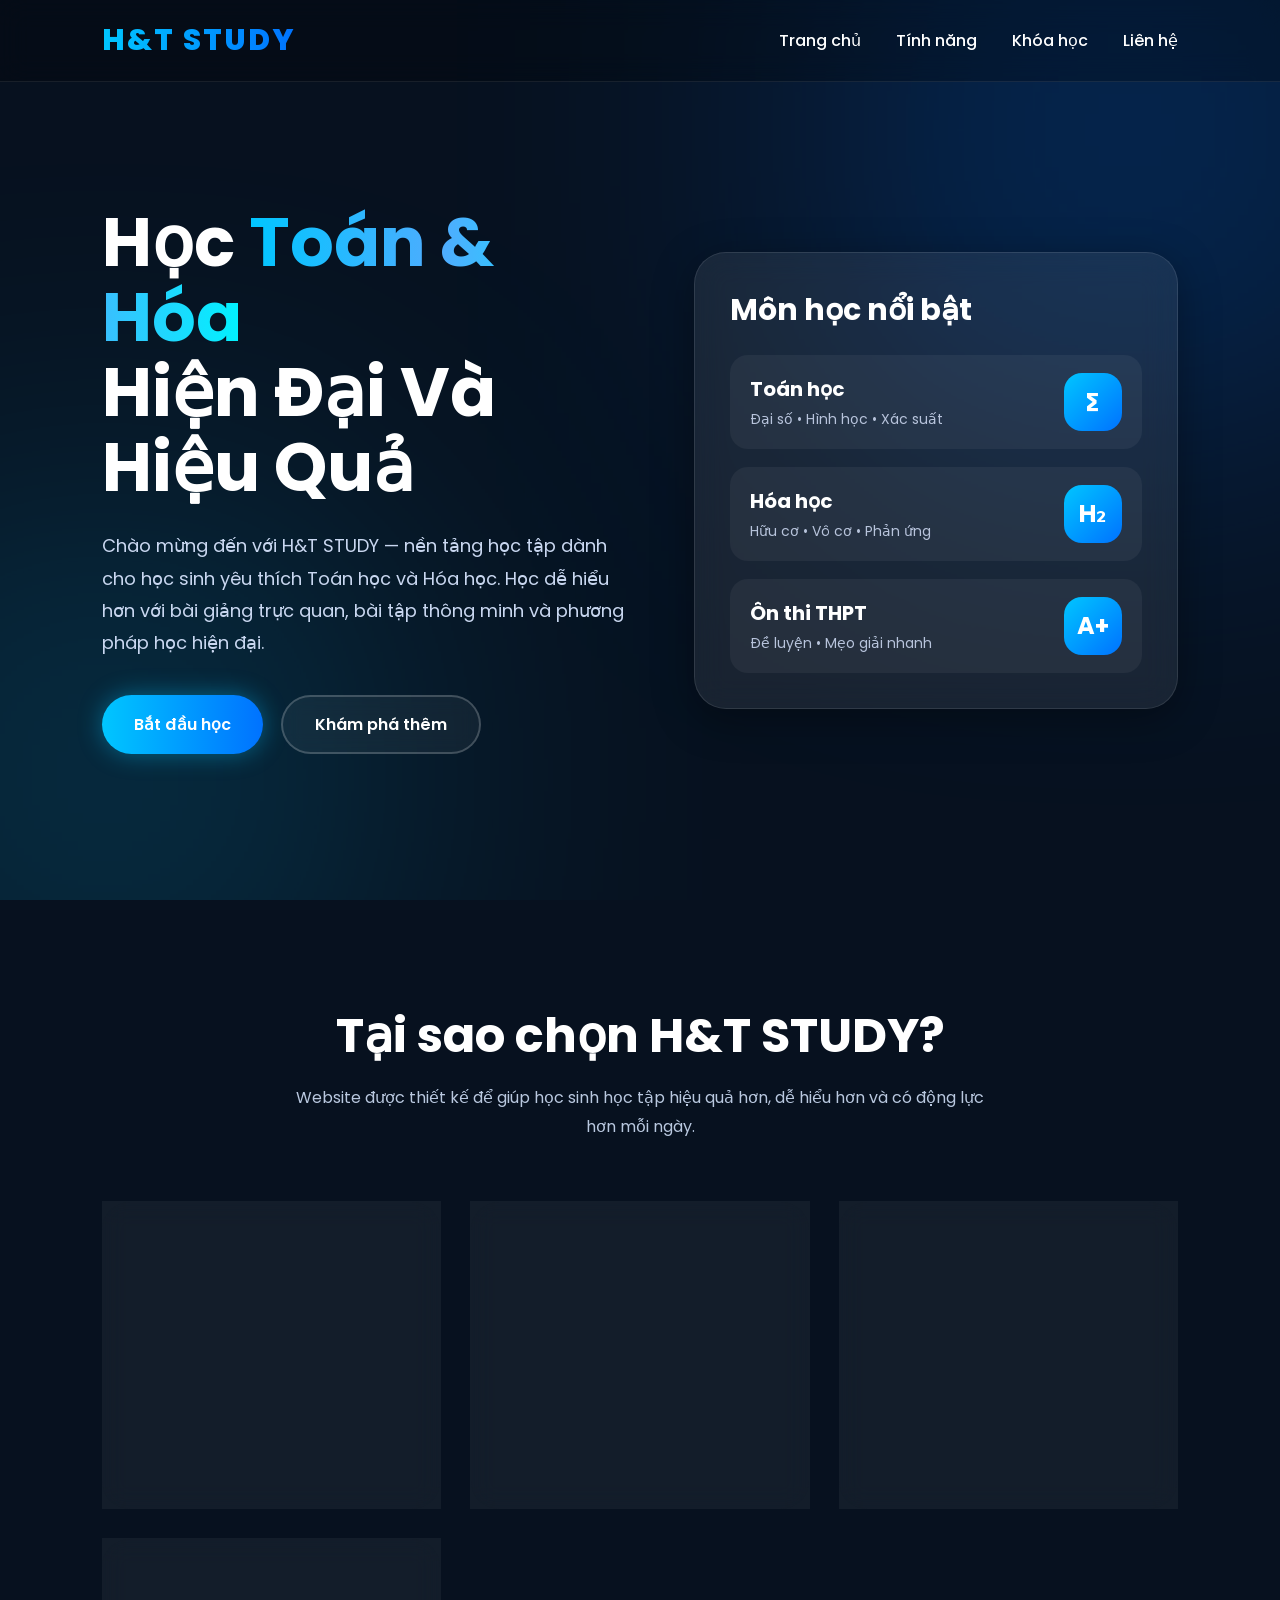
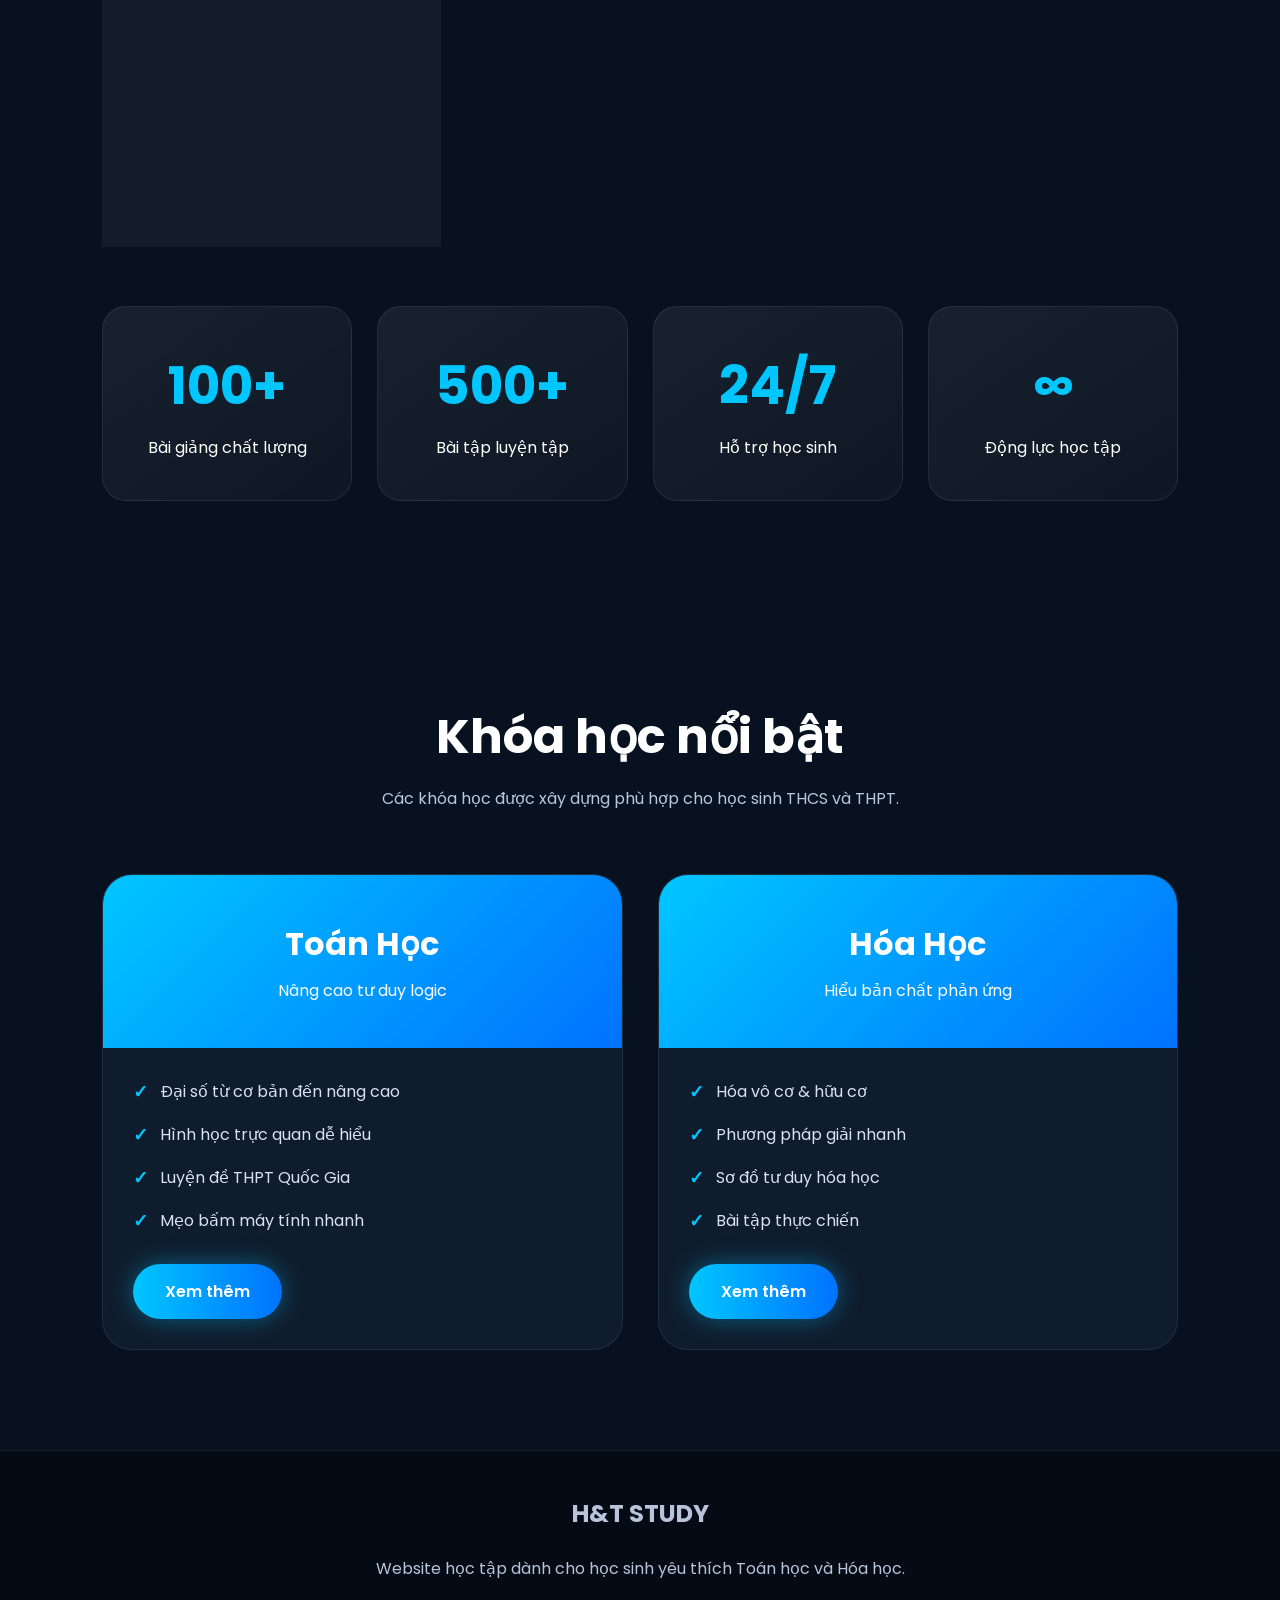
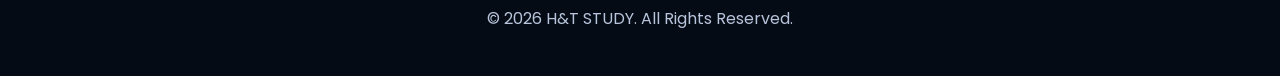
<file: index.html>
<!DOCTYPE html>
<html lang="vi">
<head>
  <meta charset="UTF-8" />
  <meta name="viewport" content="width=device-width, initial-scale=1.0" />
  <title>H&T STUDY</title>

  <link rel="preconnect" href="https://fonts.googleapis.com">
  <link rel="preconnect" href="https://fonts.gstatic.com" crossorigin>
  <link href="https://fonts.googleapis.com/css2?family=Poppins:wght@300;400;500;600;700;800&display=swap" rel="stylesheet">
  <link rel="stylesheet" href="css/style.css">
</head>
<body>

  <nav>
    <div class="logo">H&T STUDY</div>

    <div class="menu">
      <a href="#home">Trang chủ</a>
      <a href="#features">Tính năng</a>
      <a href="courses.html">Khóa học</a>
      <a href="#contact">Liên hệ</a>
    </div>
  </nav>

  <section class="hero" id="home">
    <div class="hero-content">

      <div class="hero-text">
        <h1>
          Học <span>Toán & Hóa</span><br>
          Hiện Đại Và Hiệu Quả
        </h1>

        <p>
          Chào mừng đến với H&T STUDY — nền tảng học tập dành cho học sinh yêu thích Toán học và Hóa học.
          Học dễ hiểu hơn với bài giảng trực quan, bài tập thông minh và phương pháp học hiện đại.
        </p>

        <div class="btn-group">
          <a href="#courses" class="btn btn-primary">Bắt đầu học</a>
          <a href="#features" class="btn btn-outline">Khám phá thêm</a>
        </div>
      </div>

      <div class="hero-card">
        <h2>Môn học nổi bật</h2>

        <div class="subject-list">

          <div class="subject">
            <div>
              <h3>Toán học</h3>
              <p>Đại số • Hình học • Xác suất</p>
            </div>

            <div class="badge">∑</div>
          </div>

          <div class="subject">
            <div>
              <h3>Hóa học</h3>
              <p>Hữu cơ • Vô cơ • Phản ứng</p>
            </div>

            <div class="badge">H₂</div>
          </div>

          <div class="subject">
            <div>
              <h3>Ôn thi THPT</h3>
              <p>Đề luyện • Mẹo giải nhanh</p>
            </div>

            <div class="badge">A+</div>
          </div>

        </div>
      </div>

    </div>
  </section>

  <section id="features">

    <div class="section-title">
      <h2>Tại sao chọn H&T STUDY?</h2>
      <p>
        Website được thiết kế để giúp học sinh học tập hiệu quả hơn,
        dễ hiểu hơn và có động lực hơn mỗi ngày.
      </p>
    </div>

    <div class="features">

      <div class="feature-card">
        <div class="feature-icon">📘</div>
        <h3>Bài giảng dễ hiểu</h3>
        <p>
          Nội dung được trình bày trực quan, ngắn gọn và tập trung vào bản chất kiến thức.
        </p>
      </div>

      <div class="feature-card">
        <div class="feature-icon">🧪</div>
        <h3>Bài tập thực hành</h3>
        <p>
          Hệ thống bài tập đa dạng giúp học sinh luyện tập và nâng cao kỹ năng giải đề.
        </p>
      </div>

      <div class="feature-card">
        <div class="feature-icon">⚡</div>
        <h3>Mẹo giải nhanh</h3>
        <p>
          Tổng hợp các phương pháp tư duy nhanh và mẹo làm bài hiệu quả cho kỳ thi.
        </p>
      </div>

      <div class="feature-card">
        <div class="feature-icon">🎯</div>
        <h3>Lộ trình học tập</h3>
        <p>
          Xây dựng kế hoạch học tập rõ ràng từ cơ bản đến nâng cao cho từng học sinh.
        </p>
      </div>

    </div>

    <div class="stats">
      <div class="stat-box">
        <h2>100+</h2>
        <p>Bài giảng chất lượng</p>
      </div>

      <div class="stat-box">
        <h2>500+</h2>
        <p>Bài tập luyện tập</p>
      </div>

      <div class="stat-box">
        <h2>24/7</h2>
        <p>Hỗ trợ học sinh</p>
      </div>

      <div class="stat-box">
        <h2>∞</h2>
        <p>Động lực học tập</p>
      </div>
    </div>

  </section>

  <section id="courses">

    <div class="section-title">
      <h2>Khóa học nổi bật</h2>
      <p>
        Các khóa học được xây dựng phù hợp cho học sinh THCS và THPT.
      </p>
    </div>

    <div class="courses">

      <div class="course-card">
        <div class="course-top">
          <h3>Toán Học</h3>
          <p>Nâng cao tư duy logic</p>
        </div>

        <div class="course-body">
          <ul>
            <li>Đại số từ cơ bản đến nâng cao</li>
            <li>Hình học trực quan dễ hiểu</li>
            <li>Luyện đề THPT Quốc Gia</li>
            <li>Mẹo bấm máy tính nhanh</li>
          </ul>

          <a href="#" class="btn btn-primary">Xem thêm</a>
        </div>
      </div>

      <div class="course-card">
        <div class="course-top">
          <h3>Hóa Học</h3>
          <p>Hiểu bản chất phản ứng</p>
        </div>

        <div class="course-body">
          <ul>
            <li>Hóa vô cơ & hữu cơ</li>
            <li>Phương pháp giải nhanh</li>
            <li>Sơ đồ tư duy hóa học</li>
            <li>Bài tập thực chiến</li>
          </ul>

          <a href="#" class="btn btn-primary">Xem thêm</a>
        </div>
      </div>

    </div>

  </section>

  <footer class="footer" id="contact">
    <h2>H&T STUDY</h2>
    <br>
    <p>
      Website học tập dành cho học sinh yêu thích Toán học và Hóa học.
    </p>
    <br>
    <p>
      © 2026 H&T STUDY. All Rights Reserved.
    </p>
  </footer>
<script src="js/script.js"></script>
</body>
</html>
</file>
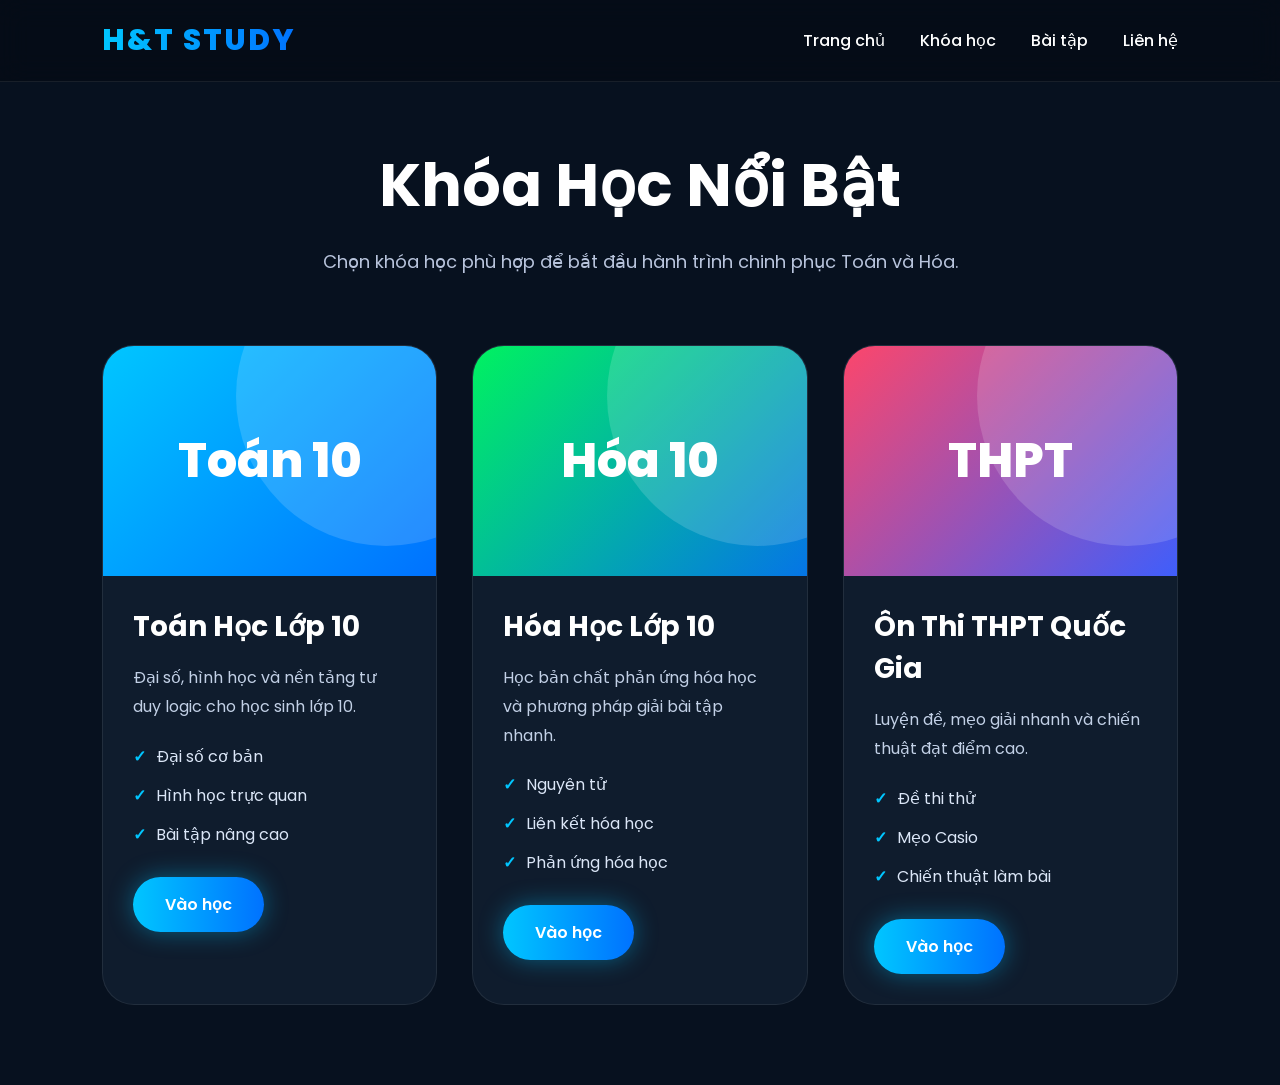
<file: courses.html>
<!DOCTYPE html>
<html lang="vi">
<head>
  <meta charset="UTF-8">
  <meta name="viewport" content="width=device-width, initial-scale=1.0">

  <title>Khóa Học | H&T STUDY</title>

  <link rel="preconnect" href="https://fonts.googleapis.com">
  <link rel="preconnect" href="https://fonts.gstatic.com" crossorigin>
  <link href="https://fonts.googleapis.com/css2?family=Poppins:wght@300;400;500;600;700;800&display=swap" rel="stylesheet">

  <link rel="stylesheet" href="css/style.css">
</head>
<body>

  <nav>
    <div class="logo">H&T STUDY</div>

    <div class="menu">
      <a href="index.html">Trang chủ</a>
      <a href="courses.html">Khóa học</a>
      <a href="#">Bài tập</a>
      <a href="#">Liên hệ</a>
    </div>
  </nav>

  <section class="courses-page">

    <div class="page-title">
      <h1>Khóa Học Nổi Bật</h1>

      <p>
        Chọn khóa học phù hợp để bắt đầu hành trình chinh phục Toán và Hóa.
      </p>
    </div>

    <div class="course-grid">

      <div class="course-item">

        <div class="course-image math-bg">
          <h2>Toán 10</h2>
        </div>

        <div class="course-content">
          <h3>Toán Học Lớp 10</h3>

          <p>
            Đại số, hình học và nền tảng tư duy logic cho học sinh lớp 10.
          </p>

          <ul>
            <li>Đại số cơ bản</li>
            <li>Hình học trực quan</li>
            <li>Bài tập nâng cao</li>
          </ul>

          <a href="lesson.html" class="btn btn-primary">
            Vào học
          </a>
        </div>

      </div>

      <div class="course-item">

        <div class="course-image chemistry-bg">
          <h2>Hóa 10</h2>
        </div>

        <div class="course-content">
          <h3>Hóa Học Lớp 10</h3>

          <p>
            Học bản chất phản ứng hóa học và phương pháp giải bài tập nhanh.
          </p>

          <ul>
            <li>Nguyên tử</li>
            <li>Liên kết hóa học</li>
            <li>Phản ứng hóa học</li>
          </ul>

          <a href="#" class="btn btn-primary">
            Vào học
          </a>
        </div>

      </div>

      <div class="course-item">

        <div class="course-image exam-bg">
          <h2>THPT</h2>
        </div>

        <div class="course-content">
          <h3>Ôn Thi THPT Quốc Gia</h3>

          <p>
            Luyện đề, mẹo giải nhanh và chiến thuật đạt điểm cao.
          </p>

          <ul>
            <li>Đề thi thử</li>
            <li>Mẹo Casio</li>
            <li>Chiến thuật làm bài</li>
          </ul>

          <a href="#" class="btn btn-primary">
            Vào học
          </a>
        </div>

      </div>

    </div>

  </section>

  <script src="js/script.js"></script>

</body>
</html>
</file>
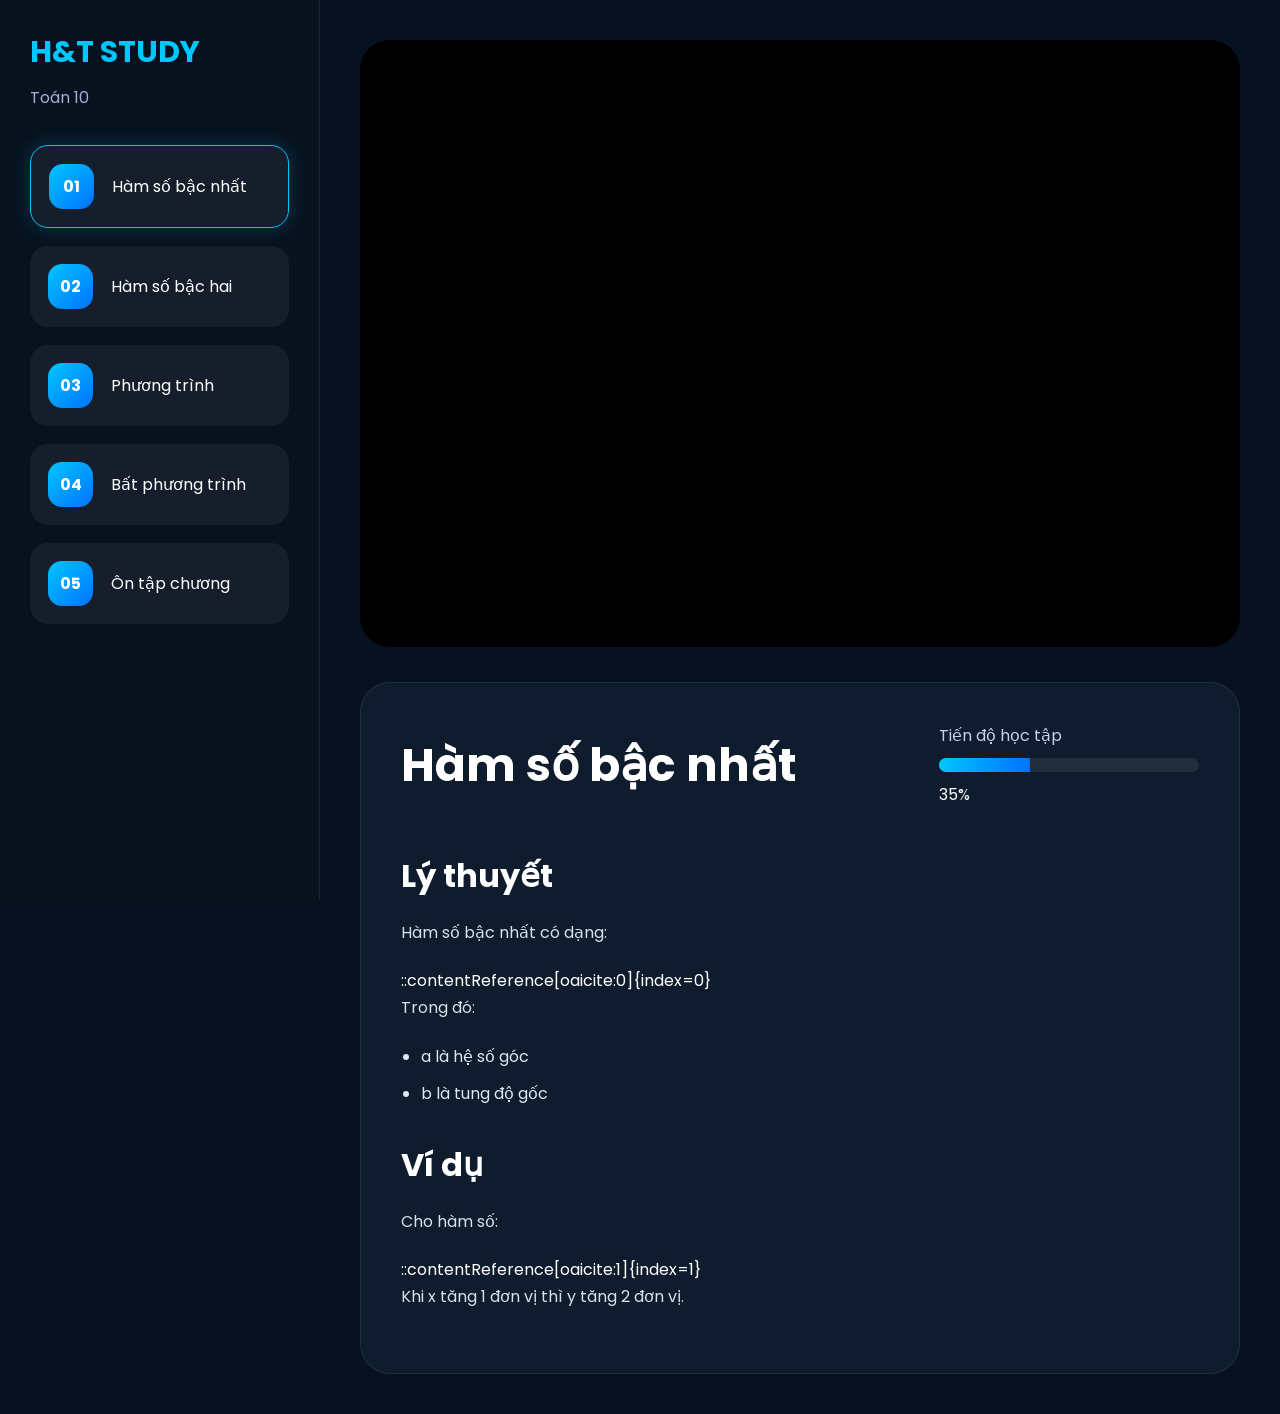
<file: lesson.html>
<!DOCTYPE html>
<html lang="vi">
<head>
  <meta charset="UTF-8">
  <meta name="viewport" content="width=device-width, initial-scale=1.0">

  <title>Bài Học | H&T STUDY</title>
  
  <link rel="preconnect" href="https://fonts.googleapis.com">
  <link rel="preconnect" href="https://fonts.gstatic.com" crossorigin>

  <link href="https://fonts.googleapis.com/css2?family=Poppins:wght@300;400;500;600;700;800&display=swap" rel="stylesheet">

  <link rel="stylesheet" href="css/style.css">
</head>
<body>

  <div class="lesson-layout">

    <!-- SIDEBAR -->

    <aside class="sidebar">

      <div class="sidebar-top">
        <h2>H&T STUDY</h2>

        <p>Toán 10</p>
      </div>

      <div class="lesson-list">

        <div class="lesson-item active">
          <span>01</span>
          <p>Hàm số bậc nhất</p>
        </div>

        <div class="lesson-item">
          <span>02</span>
          <p>Hàm số bậc hai</p>
        </div>

        <div class="lesson-item">
          <span>03</span>
          <p>Phương trình</p>
        </div>

        <div class="lesson-item">
          <span>04</span>
          <p>Bất phương trình</p>
        </div>

        <div class="lesson-item">
          <span>05</span>
          <p>Ôn tập chương</p>
        </div>

      </div>

    </aside>

    <!-- MAIN CONTENT -->

    <main class="lesson-main">

      <div class="video-box">

        <iframe
          src="https://www.youtube.com/embed/dQw4w9WgXcQ"
          title="Video bài giảng"
          frameborder="0"
          allowfullscreen>
        </iframe>

      </div>

      <div class="lesson-content">

        <div class="lesson-header">

          <h1>Hàm số bậc nhất</h1>

          <div class="progress-box">

            <p>Tiến độ học tập</p>

            <div class="progress-bar">
              <div class="progress"></div>
            </div>

            <span>35%</span>

          </div>

        </div>

        <div class="lesson-text">

          <h2>Lý thuyết</h2>

          <p>
            Hàm số bậc nhất có dạng:
          </p>

          
::contentReference[oaicite:0]{index=0}


          <p>
            Trong đó:
          </p>

          <ul>
            <li>a là hệ số góc</li>
            <li>b là tung độ gốc</li>
          </ul>

          <h2>Ví dụ</h2>

          <p>
            Cho hàm số:
          </p>

          
::contentReference[oaicite:1]{index=1}


          <p>
            Khi x tăng 1 đơn vị thì y tăng 2 đơn vị.
          </p>

        </div>

      </div>

    </main>

  </div>

  <script src="js/script.js"></script>

</body>
</html>
</file>
<file: css/style.css>
*{ 
  margin:0; 
  padding:0; 
  box-sizing:border-box; 
  font-family:'Poppins',sans-serif; 
} 
body{ 
  background:#07111f; 
  color:white; 
  overflow-x:hidden; 
} 
html{ 
  scroll-behavior:smooth; 
} 
/* NAVBAR */ 
nav{ 
  width:100%; 
  position:fixed; 
  top:0; left:0; 
  z-index:999; 
  padding:18px 8%; 
  display:flex; 
  justify-content:space-between; 
  align-items:center; 
  backdrop-filter:blur(14px); 
  background:rgba(0,0,0,0.25); 
  border-bottom:1px solid rgba(255,255,255,0.08); 
} 
.logo{ 
  font-size:30px; 
  font-weight:800; 
  letter-spacing:2px; 
  background:linear-gradient(90deg,#00c6ff,#0072ff); 
  -webkit-background-clip:text; 
  -webkit-text-fill-color:transparent; 
} 
.menu{ 
  display:flex; 
  gap:35px; 
  align-items:center; 
} 
.menu a{ 
  text-decoration:none; 
  color:white; 
  font-weight:500; 
  transition:0.3s; 
  position:relative; 
} 
.menu a::after{ 
  content:''; 
  position:absolute; 
  left:0; 
  bottom:-6px; width:0; 
  height:2px; 
  background:#00c6ff; 
  transition:0.3s; 
} 
.menu a:hover::after{ 
  width:100%; 
} 
.hero{ 
  min-height:100vh; 
  display:flex; 
  justify-content:center; 
  align-items:center; 
  padding:120px 8% 60px; 
  position:relative; 
  overflow:hidden; 
} 
.hero::before{ 
  content:''; 
  position:absolute; 
  width:500px; 
  height:500px; 
  background:#0072ff; 
  filter:blur(180px); 
  opacity:0.35; 
  top:-120px; 
  right:-100px; 
} 
.hero::after{ 
  content:''; 
  position:absolute; 
  width:450px; 
  height:450px; 
  background:#00c6ff; 
  filter:blur(170px); 
  opacity:0.25; 
  bottom:-100px; 
  left:-120px; 
} 
.hero-content{ 
  width:100%; 
  display:grid; 
  grid-template-columns:1.1fr 1fr; 
  gap:60px; 
  align-items:center; 
  position:relative; 
  z-index:2; 
} 
.hero-text h1{ 
  font-size:68px; 
  line-height:1.1; 
  margin-bottom:25px; 
} 
.hero-text h1 span{ 
  background:linear-gradient(90deg,#00c6ff,#4facfe,#00f2fe); 
  -webkit-background-clip:text; 
  -webkit-text-fill-color:transparent; 
} 
.hero-text p{ 
  font-size:18px; 
  line-height:1.8; 
  color:#c9d7f0; 
  margin-bottom:35px; 
  max-width:650px; 
} 
.btn-group{ 
  display:flex; 
  gap:18px; 
  flex-wrap:wrap; 
} 
.btn{ 
  padding:15px 32px; 
  border-radius:50px; 
  border:none; 
  cursor:pointer; 
  font-size:16px; 
  font-weight:600; 
  transition:0.35s; 
  text-decoration:none; 
  display:inline-flex; 
  align-items:center; 
  justify-content:center; 
} 
.btn-primary{ 
  background:linear-gradient(90deg,#00c6ff,#0072ff); 
  color:white; 
  box-shadow:0 0 25px rgba(0,198,255,0.4); 
} 
.btn-primary:hover{ 
  transform:translateY(-4px) scale(1.03); 
  box-shadow:0 0 35px rgba(0,198,255,0.6); 
} 
.btn-outline{ 
  border:2px solid rgba(255,255,255,0.2); 
  color:white; 
  background:rgba(255,255,255,0.05); 
  backdrop-filter:blur(10px); 
} 
.btn-outline:hover{ 
  background:white; 
  color:#07111f; 
  transform:translateY(-4px); 
} 
.hero-card{ 
  background:rgba(255,255,255,0.08); 
  border:1px solid rgba(255,255,255,0.1); 
  border-radius:32px; 
  padding:35px; 
  backdrop-filter:blur(16px); 
  box-shadow:0 10px 40px rgba(0,0,0,0.35); 
  animation:float 4s ease-in-out infinite; 
} 
@keyframes float{ 0%,100%{ transform:translateY(0px); } 50%{ transform:translateY(-14px); } } 
.hero-card h2{ font-size:30px; margin-bottom:22px; } 
.subject-list{ display:grid; gap:18px; } 
.subject{ padding:18px 20px; border-radius:18px; background:rgba(255,255,255,0.05); display:flex; justify-content:space-between; align-items:center; transition:0.3s; } 
.subject:hover{ transform:translateX(8px); background:rgba(255,255,255,0.1); } 
.subject h3{ font-size:20px; margin-bottom:5px; } 
.subject p{ color:#b8c4dc; font-size:14px; } 
.badge{ width:58px; height:58px; border-radius:18px; display:flex; justify-content:center; align-items:center; font-size:24px; font-weight:700; background:linear-gradient(135deg,#00c6ff,#0072ff); } 
section{ padding:100px 8%; } 
.section-title{ text-align:center; margin-bottom:60px; } 
.section-title h2{ font-size:48px; margin-bottom:12px; } 
.section-title p{ color:#b9c8df; max-width:700px; margin:auto; line-height:1.8; } 
.features{ display:grid; grid-template-columns:repeat(auto-fit,minmax(260px,1fr)); gap:30px; } 
.feature-card{ background:rgba(255,255,255,0.05); border:1px solid rgba(255,255,255,0.08); border-radius:28px; padding:35px 28px; transition:0.35s; backdrop-filter:blur(12px); } 
.feature-card:hover{ transform:translateY(-12px); border-color:#00c6ff; box-shadow:0 0 35px rgba(0,198,255,0.18); } 
.feature-icon{ width:75px; height:75px; border-radius:24px; display:flex; align-items:center; justify-content:center; font-size:32px; margin-bottom:24px; background:linear-gradient(135deg,#00c6ff,#0072ff); } 
.feature-card h3{ font-size:24px; margin-bottom:15px; } 
.feature-card p{ color:#c3d0e5; line-height:1.8; } 
.stats{ display:grid; grid-template-columns:repeat(auto-fit,minmax(220px,1fr)); gap:25px; margin-top:60px; } 
.stat-box{ text-align:center; padding:40px 20px; border-radius:24px; background:linear-gradient(145deg,rgba(255,255,255,0.07),rgba(255,255,255,0.03)); border:1px solid rgba(255,255,255,0.08); } 
.stat-box h2{ font-size:52px; color:#00c6ff; margin-bottom:10px; } 
.courses{ display:grid; grid-template-columns:repeat(auto-fit,minmax(320px,1fr)); gap:35px; } 
.course-card{ border-radius:30px; overflow:hidden; background:#0f1c2d; border:1px solid rgba(255,255,255,0.08); transition:0.35s; } 
.course-card:hover{ transform:translateY(-10px); box-shadow:0 15px 40px rgba(0,0,0,0.4); } 
.course-top{ padding:45px 30px; text-align:center; background:linear-gradient(135deg,#00c6ff,#0072ff); } 
.course-top h3{ font-size:32px; margin-bottom:10px; } .course-body{ padding:30px; } 
.course-body ul{ list-style:none; display:grid; gap:16px; margin-bottom:30px; } 
.course-body li{ display:flex; align-items:center; gap:12px; color:#d7e2f4; } 
.course-body li::before{ content:'✓'; color:#00c6ff; font-weight:700; font-size:18px; } 
.footer{ padding:45px 8%; text-align:center; border-top:1px solid rgba(255,255,255,0.08); color:#b8c4dc; background:#040b14; } 
@media(max-width:1000px){ .hero-content{ grid-template-columns:1fr; } .hero-text h1{ font-size:54px; } } 
@media(max-width:700px){ nav{ padding:16px 5%; } .menu{ gap:18px; } .menu a{ font-size:14px; } .hero{ padding:130px 5% 60px; } section{ padding:90px 5%; } .hero-text h1{ font-size:42px; } .section-title h2{ font-size:36px; } }
/* COURSES PAGE */

.courses-page{
  min-height:100vh;
  padding:140px 8% 80px;
}

.page-title{
  text-align:center;
  margin-bottom:70px;
}

.page-title h1{
  font-size:60px;
  margin-bottom:18px;
}

.page-title p{
  color:#b8c4dc;
  font-size:18px;
}

.course-grid{
  display:grid;
  grid-template-columns:repeat(auto-fit,minmax(320px,1fr));
  gap:35px;
}

.course-item{
  background:#0f1c2d;
  border-radius:32px;
  overflow:hidden;
  border:1px solid rgba(255,255,255,0.08);
  transition:0.4s;
}

.course-item:hover{
  transform:translateY(-14px);
  box-shadow:0 20px 50px rgba(0,0,0,0.45);
}

.course-image{
  height:230px;
  display:flex;
  justify-content:center;
  align-items:center;
  position:relative;
  overflow:hidden;
}

.course-image::before{
  content:'';
  position:absolute;
  width:300px;
  height:300px;
  background:rgba(255,255,255,0.15);
  border-radius:50%;
  top:-100px;
  right:-100px;
}

.course-image h2{
  position:relative;
  z-index:2;
  font-size:48px;
  font-weight:800;
}

.math-bg{
  background:linear-gradient(135deg,#00c6ff,#0072ff);
}

.chemistry-bg{
  background:linear-gradient(135deg,#00f260,#0575e6);
}

.exam-bg{
  background:linear-gradient(135deg,#fc466b,#3f5efb);
}

.course-content{
  padding:30px;
}

.course-content h3{
  font-size:28px;
  margin-bottom:16px;
}

.course-content p{
  color:#c2d0e6;
  line-height:1.8;
  margin-bottom:22px;
}

.course-content ul{
  list-style:none;
  display:grid;
  gap:14px;
  margin-bottom:30px;
}

.course-content li{
  color:#dbe6f7;
  display:flex;
  gap:10px;
  align-items:center;
}

.course-content li::before{
  content:'✓';
  color:#00c6ff;
  font-weight:700;
}

@media(max-width:700px){

  .page-title h1{
    font-size:42px;
  }

}
/* LESSON PAGE */

.lesson-layout{
  display:flex;
  min-height:100vh;
}

/* SIDEBAR */

.sidebar{
  width:320px;
  background:#08121f;
  border-right:1px solid rgba(255,255,255,0.08);
  padding:30px;
  position:fixed;
  height:100vh;
  overflow-y:auto;
}

.sidebar-top h2{
  font-size:30px;
  margin-bottom:10px;
  color:#00c6ff;
}

.sidebar-top p{
  color:#9fb3d9;
  margin-bottom:35px;
}

.lesson-list{
  display:grid;
  gap:18px;
}

.lesson-item{
  padding:18px;
  border-radius:18px;
  background:rgba(255,255,255,0.05);
  display:flex;
  align-items:center;
  gap:18px;
  cursor:pointer;
  transition:0.3s;
}

.lesson-item:hover{
  background:rgba(255,255,255,0.1);
  transform:translateX(6px);
}

.lesson-item span{
  min-width:45px;
  height:45px;
  border-radius:14px;
  display:flex;
  align-items:center;
  justify-content:center;
  background:linear-gradient(135deg,#00c6ff,#0072ff);
  font-weight:700;
}

.lesson-item p{
  color:white;
}

.lesson-item.active{
  border:1px solid #00c6ff;
  box-shadow:0 0 20px rgba(0,198,255,0.2);
}

/* MAIN */

.lesson-main{
  margin-left:320px;
  width:100%;
  padding:40px;
}

.video-box{
  width:100%;
  border-radius:30px;
  overflow:hidden;
  margin-bottom:35px;
  background:#000;
}

.video-box iframe{
  width:100%;
  height:600px;
}

.lesson-content{
  background:#0f1c2d;
  border-radius:30px;
  padding:40px;
  border:1px solid rgba(255,255,255,0.08);
}

.lesson-header{
  display:flex;
  justify-content:space-between;
  align-items:center;
  gap:30px;
  margin-bottom:45px;
  flex-wrap:wrap;
}

.lesson-header h1{
  font-size:46px;
}

.progress-box{
  min-width:260px;
}

.progress-box p{
  margin-bottom:10px;
  color:#c4d1e8;
}

.progress-bar{
  width:100%;
  height:14px;
  border-radius:30px;
  background:rgba(255,255,255,0.08);
  overflow:hidden;
  margin-bottom:10px;
}

.progress{
  width:35%;
  height:100%;
  background:linear-gradient(90deg,#00c6ff,#0072ff);
}

.lesson-text h2{
  font-size:32px;
  margin:35px 0 18px;
}

.lesson-text p{
  color:#d5e0f1;
  line-height:1.9;
  margin-bottom:20px;
}

.lesson-text ul{
  padding-left:20px;
  color:#dbe6f7;
}

.lesson-text li{
  margin-bottom:12px;
}

@media(max-width:1000px){

  .sidebar{
    display:none;
  }

  .lesson-main{
    margin-left:0;
    padding:20px;
  }

  .video-box iframe{
    height:320px;
  }

  .lesson-header h1{
    font-size:34px;
  }

}
</file>
